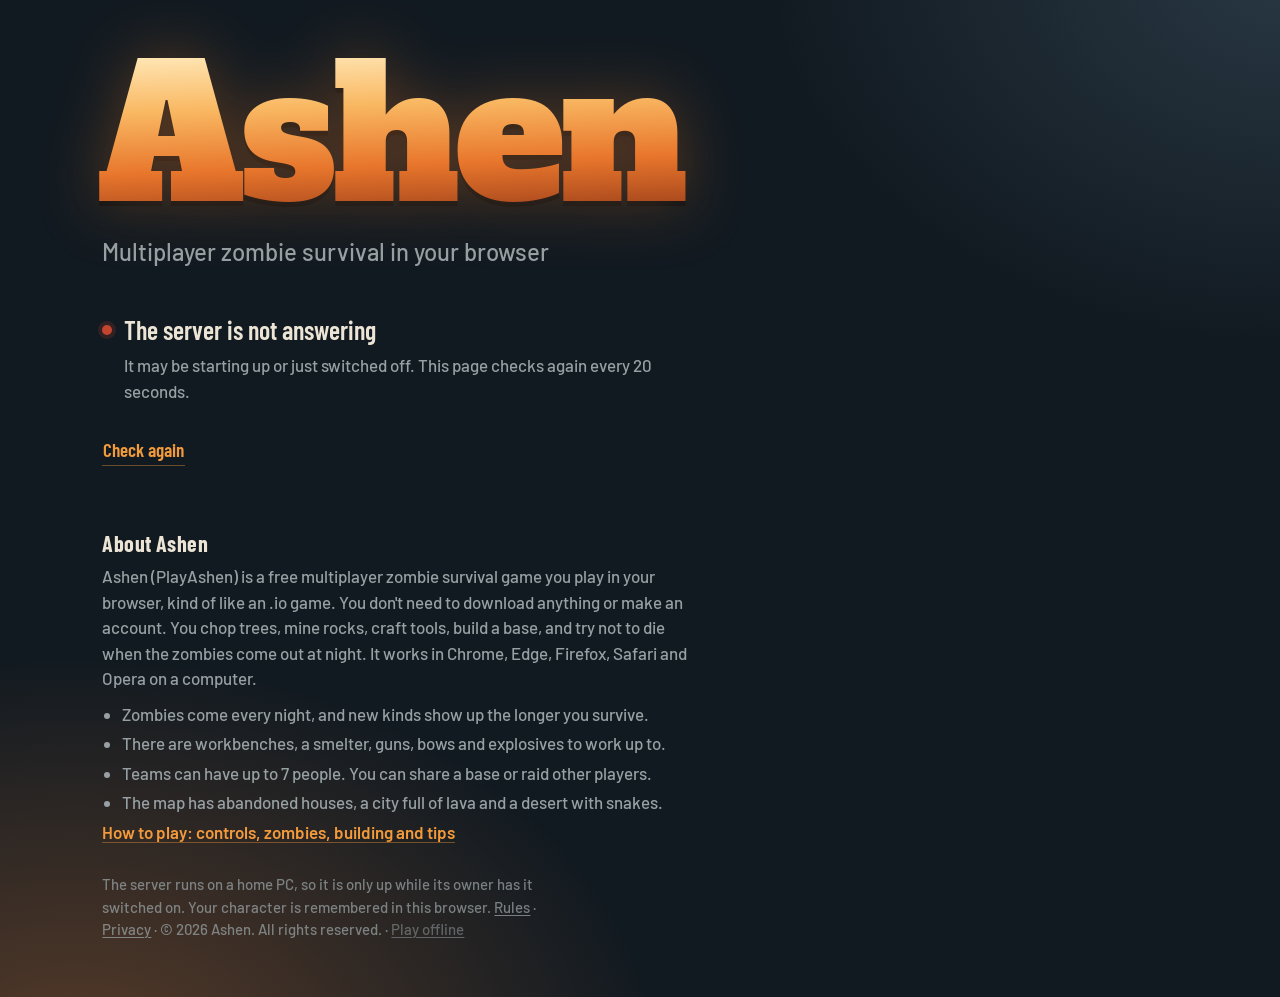
<file: index.html>
<!doctype html>
<html lang="en">
<head>
<meta charset="utf-8">
<meta name="viewport" content="width=device-width,initial-scale=1">
<title>PlayAshen – Free Multiplayer Zombie Survival Game in Your Browser</title>
<meta name="description" content="Ashen is a free multiplayer zombie survival game you play in your browser, no download or account. Gather, craft, build a base, team up with friends and survive the night.">
<meta name="robots" content="index, follow, max-image-preview:large">
<link rel="canonical" href="https://playashen.github.io/">
<link rel="manifest" href="manifest.webmanifest">
<link rel="icon" type="image/png" sizes="192x192" href="icon-192.png">
<link rel="icon" type="image/svg+xml" href="icon.svg">
<link rel="apple-touch-icon" href="icon-192.png">
<meta name="application-name" content="Ashen">
<meta name="apple-mobile-web-app-title" content="Ashen">
<!-- the picture shown when the link is shared (Discord, Reddit, X, WhatsApp, iMessage...): 1200 x 630 -->
<meta property="og:image" content="https://playashen.github.io/og-card.jpg">
<meta property="og:image:width" content="1200">
<meta property="og:image:height" content="630">
<meta property="og:image:alt" content="Ashen: a player by a campfire at night. Free multiplayer survival in your browser.">
<meta property="og:type" content="website">
<meta property="og:locale" content="en_US">
<meta property="og:site_name" content="PlayAshen">
<meta property="og:title" content="Ashen – Free Multiplayer Zombie Survival in Your Browser">
<meta property="og:description" content="Gather, craft, build a base, team up with friends and survive the zombie nights. Free, in your browser, no download.">
<meta property="og:url" content="https://playashen.github.io/">
<meta name="twitter:card" content="summary_large_image">
<meta name="twitter:title" content="Ashen – Free Multiplayer Zombie Survival in Your Browser">
<meta name="twitter:description" content="Gather, craft, build a base, team up with friends and survive the zombie nights. Free, no download.">
<meta name="twitter:image" content="https://playashen.github.io/og-card.jpg">
<meta name="theme-color" content="#121a21">
<script type="application/ld+json">{"@context":"https://schema.org","@type":"VideoGame","name":"Ashen","alternateName":["PlayAshen","Play Ashen"],"url":"https://playashen.github.io/","image":"https://playashen.github.io/og-card.jpg","thumbnailUrl":"https://playashen.github.io/icon-512.png","description":"A free multiplayer zombie survival game you play in your browser. Gather, craft, build a base, team up with friends and survive the zombie nights.","genre":["Survival","Multiplayer","Sandbox","Zombie","Crafting"],"keywords":"survival game, zombie game, multiplayer browser game, io game, crafting, base building, free online game","gamePlatform":"Web browser","playMode":["MultiPlayer","CoOp"],"numberOfPlayers":{"@type":"QuantitativeValue","minValue":1,"maxValue":60},"applicationCategory":"Game","operatingSystem":"Any (web browser)","inLanguage":"en","isAccessibleForFree":true,"offers":{"@type":"Offer","price":"0","priceCurrency":"USD"}}</script>
<link rel="stylesheet" href="fonts.css">
<style>
/* The front door to Ashen. This page never changes address; it finds where the game server is right now and sends you there.
   Same look as the game's home screen: a clearing at night, a campfire off the bottom-left, the moon at the top-right. */
:root{--night:#121a21;--ash:#97a0a3;--bone:#ece5d5;--ember:#f39a3b;--ember-lo:#9a4a17;--cinder:#c4452e;--lichen:#a3b886}
*{box-sizing:border-box}
html,body{min-height:100%;margin:0}
body{display:flex;align-items:center;background:
  radial-gradient(ellipse 65% 60% at 6% 108%,rgba(255,140,60,.3),transparent 70%),
  radial-gradient(ellipse 60% 55% at 102% -4%,rgba(90,122,144,.32),transparent 70%),var(--night);
  color:var(--bone);font:500 18px/1.5 'Barlow',system-ui,sans-serif;-webkit-font-smoothing:antialiased}
main{width:100%;max-width:820px;padding:56px clamp(20px,8vw,120px)}
h1{margin:0 0 0 -.05em;font:400 clamp(92px,19vw,184px)/.88 'Alfa Slab One',Georgia,serif;letter-spacing:-.025em}
h1 span{display:inline-block;padding:0 4px 10px;background:linear-gradient(178deg,#ffe8b8 0%,#f9b862 30%,#e8762c 62%,#8a3216 100%);-webkit-background-clip:text;background-clip:text;color:transparent;filter:drop-shadow(0 0 30px rgba(243,130,48,.32)) drop-shadow(0 5px 0 rgba(6,9,12,.55))}
.tag{margin:6px 0 44px;color:var(--ash);font-size:clamp(19px,2.6vw,24px)}
.status{display:flex;align-items:center;gap:12px;font:600 clamp(22px,3vw,26px)/1.2 'Barlow Condensed',sans-serif}
.dot{flex:none;width:10px;height:10px;border-radius:50%;background:var(--ash)}
.dot.wait{animation:pulse 1.1s ease-in-out infinite}
.dot.ok{background:var(--lichen);box-shadow:0 0 0 4px rgba(163,184,134,.16)}
.dot.bad{background:var(--cinder);box-shadow:0 0 0 4px rgba(196,69,46,.18)}
@keyframes pulse{50%{opacity:.25}}
.sub{margin:8px 0 0 22px;color:var(--ash);font-size:17px;max-width:54ch}
.actions{display:flex;flex-wrap:wrap;align-items:center;gap:18px;margin-top:30px}
.go{display:inline-flex;align-items:center;justify-content:center;height:64px;min-width:220px;padding:0 34px;border-radius:12px;
  background:linear-gradient(180deg,#f8ae50,#ef9233);color:#2b1406;text-decoration:none;font:400 30px/1 'Alfa Slab One',Georgia,serif;
  box-shadow:0 5px 0 var(--ember-lo),0 22px 44px -16px rgba(243,130,48,.6),inset 0 1px 0 rgba(255,236,200,.65)}
.go:hover{background:linear-gradient(180deg,#ffbb62,#f59c3c)}
.go:active{transform:translateY(4px);box-shadow:0 1px 0 var(--ember-lo),inset 0 1px 0 rgba(255,236,200,.65)}
.retry{font:600 19px 'Barlow Condensed',sans-serif;color:var(--ember);background:none;border:0;border-bottom:1px solid rgba(243,154,59,.4);padding:4px 1px;cursor:pointer}
.retry:hover{color:#ffd28a;border-bottom-color:#ffd28a}
.go:focus-visible,.retry:focus-visible{outline:2px solid #ffd28a;outline-offset:4px}
[hidden]{display:none!important}
.about{margin:64px 0 0;max-width:60ch;color:var(--ash);font-size:17px}
.about h2{margin:0 0 8px;color:var(--bone);font:700 22px/1.2 'Barlow Condensed',sans-serif;letter-spacing:.02em}
.about p{margin:0 0 10px}
.about ul{margin:0;padding-left:20px}
.about li{margin:4px 0}
.about b{color:var(--bone);font-weight:600}
.more{margin:16px 0 0}
.more a{color:var(--ember);font-weight:600;text-decoration:none;border-bottom:1px solid rgba(243,154,59,.4)}
.more a:hover{color:#ffd28a;border-bottom-color:#ffd28a}
.foot a{color:inherit;text-underline-offset:2px}
.foot a:hover{color:var(--bone)}
.foot{margin:28px 0 0;color:rgba(151,160,163,.75);font-size:15px;max-width:58ch}
@media (prefers-reduced-motion:reduce){.dot.wait{animation:none}}
.offl{font:inherit;color:inherit;background:none;border:0;padding:0;text-decoration:underline;text-underline-offset:2px;cursor:pointer;opacity:.7}
.offl:hover{color:var(--bone);opacity:1}
#offDlg{width:min(520px,calc(100vw - 32px));padding:26px 26px 22px;border:1px solid rgba(236,229,213,.14);border-radius:14px;background:#17212a;color:var(--bone);box-shadow:0 30px 80px -20px rgba(0,0,0,.7)}
#offDlg::backdrop{background:rgba(6,9,12,.72)}
#offDlg h2{margin:0 0 10px;font:700 26px/1.1 'Barlow Condensed',sans-serif;letter-spacing:.01em}
#offDlg p{margin:0 0 12px;color:var(--ash);font-size:16px;line-height:1.45}
#offDlg a{color:var(--ember);font-weight:600}
.osl{display:grid;grid-template-columns:1fr auto;gap:2px 12px;margin:14px 0 0;font:600 17px/1.2 'Barlow Condensed',sans-serif}
.osl output{color:var(--ember);text-align:right}
.osl input{grid-column:1/-1;width:100%;accent-color:var(--ember);margin:4px 0 0}
.osl small{grid-column:1/-1;display:flex;justify-content:space-between;color:rgba(151,160,163,.8);font:500 13px 'Barlow',sans-serif}
.orow{display:flex;flex-wrap:wrap;align-items:center;gap:14px;margin-top:22px}
.ogo{height:46px;padding:0 22px;border:0;border-radius:10px;background:linear-gradient(180deg,#f8ae50,#ef9233);color:#2b1406;font:400 20px/1 'Alfa Slab One',Georgia,serif;cursor:pointer;box-shadow:0 4px 0 var(--ember-lo)}
.ogo:active{transform:translateY(3px);box-shadow:0 1px 0 var(--ember-lo)}
.olnk{font:600 17px 'Barlow Condensed',sans-serif;color:var(--ash);background:none;border:0;border-bottom:1px solid rgba(151,160,163,.4);padding:3px 1px;cursor:pointer}
.olnk:hover{color:var(--bone)}
.olnk.warn{color:#e58f7a;border-bottom-color:rgba(229,143,122,.4);margin-left:auto}
#offFrame{position:fixed;inset:0;width:100%;height:100%;border:0;background:#121a21;z-index:10}
</style>
</head>
<body>
<main>
  <h1><span>Ashen</span></h1>
  <p class="tag">Multiplayer zombie survival in your browser</p>

  <div class="status" role="status" aria-live="polite"><i class="dot wait" id="dot" aria-hidden="true"></i><span id="msg">Finding the server…</span></div>
  <p class="sub" id="sub"></p>
  <div class="actions">
    <a class="go" id="go" href="#" hidden>Play</a>
    <button class="retry" id="retry" type="button" hidden>Check again</button>
  </div>

  <section class="about" aria-labelledby="about-h">
    <h2 id="about-h">About Ashen</h2>
    <p>Ashen (PlayAshen) is a free multiplayer zombie survival game you play in your browser, kind of like an .io game. You don't need to download anything or make an account. You chop trees, mine rocks, craft tools, build a base, and try not to die when the zombies come out at night. It works in Chrome, Edge, Firefox, Safari and Opera on a computer.</p>
    <ul>
      <li>Zombies come every night, and new kinds show up the longer you survive.</li>
      <li>There are workbenches, a smelter, guns, bows and explosives to work up to.</li>
      <li>Teams can have up to 7 people. You can share a base or raid other players.</li>
      <li>The map has abandoned houses, a city full of lava and a desert with snakes.</li>
    </ul>
    <p class="more"><a href="guide.html">How to play: controls, zombies, building and tips</a></p>
  </section>

  <p class="foot">The server runs on a home PC, so it is only up while its owner has it switched on. Your character is remembered in this browser. <a href="rules.html">Rules</a> · <a href="privacy.html">Privacy</a> · © 2026 Ashen. All rights reserved. · <button type="button" class="offl" id="offl">Play offline</button></p>
</main>
<dialog id="offDlg" aria-labelledby="offH">
  <h2 id="offH">Play offline</h2>
  <p>Offline mode is a backup for when the online server is down. The game runs right here in your browser, with bots instead of real players, and your offline world is kept only in this browser. We suggest going back to the online game whenever it is up.</p>
  <p>If something isn't working, join our <a href="https://discord.gg/AM4NHkZPKM" target="_blank" rel="noopener">Discord</a> and send us a message, or email Ashen support.</p>
  <label class="osl">Bots <output id="oBv"></output><input type="range" id="oB" min="0" max="30" step="1"><small><span>None</span><span>30</span></small></label>
  <label class="osl">Bot weapons <output id="oWv"></output><input type="range" id="oW" min="0" max="100" step="1"><small><span>Melee only</span><span>The best guns, early</span></small></label>
  <label class="osl">Bot aim <output id="oAv"></output><input type="range" id="oA" min="0" max="100" step="1"><small><span>Wild</span><span>Sharp</span></small></label>
  <label class="osl">Bot aggression <output id="oGv"></output><input type="range" id="oG" min="0" max="100" step="1"><small><span>Peaceful</span><span>Ruthless</span></small></label>
  <div class="orow"><button type="button" class="ogo" id="oGo">Start offline</button><button type="button" class="olnk" id="oBack">Back to online</button><button type="button" class="olnk warn" id="oNew">New world</button></div>
</dialog>
<script>
'use strict';
const $ = id => document.getElementById(id);
const local = /^(localhost|127\.0\.0\.1)$/.test(location.hostname);   // testing the page on the PC that runs the server
// where the current link is kept: this site's own link.json, and the same file through GitHub's API (which is never stale)
const owner = location.hostname.endsWith('.github.io') ? location.hostname.split('.')[0] : null;
const repo = owner && (location.pathname.split('/')[1] || `${owner}.github.io`);
const API = owner ? `https://api.github.com/repos/${owner}/${repo}/contents/link.json` : null;
const SAFE = local ? /^https?:\/\/(127\.0\.0\.1|localhost)(:\d+)?$|^https:\/\/[a-z0-9-]+\.trycloudflare\.com$/ : /^https:\/\/[a-z0-9-]+\.trycloudflare\.com$/;   // the only places this page will send you

// Your character: the server knows you by a secret key. The game's address changes whenever the server restarts, so this page
// keeps your key and hands it to the game every time. Without it you would start over after every restart.
const KEY = 'ashen-player-key';
// someone who has played before goes straight into the game; a first-time visitor (or a search engine) stays on this page and
// presses Play, so they can read what the game is, and search engines see a page instead of a jump to a changing address
let returning = false; try { returning = !!localStorage.getItem(KEY); } catch (e) {}
// where this visitor came from, for the server's play statistics: just a site name (reddit.com) or a tag you put on your own
// links (playashen.github.io/?ref=tiktok). Nothing else about the visit is recorded, and nothing is sent until they press Play.
const REF = (() => {
  const tag = (new URLSearchParams(location.search).get('ref') || '').toLowerCase();
  if (/^[a-z0-9_-]{1,40}$/.test(tag)) return tag;
  try { const h = new URL(document.referrer).hostname.replace(/^www\./, ''); if (h && h !== location.hostname && /^[a-z0-9.-]{1,60}$/.test(h)) return h; } catch (e) {}
  return '';
})();
const gameLink = base => base.replace(/\/?$/, '/') + '#t=' + playerKey() + (REF ? '&r=' + REF : '');
function playerKey(){
  let k = null; try { k = localStorage.getItem(KEY); } catch (e) {}
  if (!k || !/^[A-Za-z0-9_-]{43}$/.test(k)){
    const b = crypto.getRandomValues(new Uint8Array(32));
    k = btoa(String.fromCharCode(...b)).replace(/\+/g, '-').replace(/\//g, '_').replace(/=+$/, '');
    try { localStorage.setItem(KEY, k); } catch (e) {}
  }
  return k;
}

const show = (state, msg, sub) => { $('dot').className = 'dot ' + state; $('msg').textContent = msg; $('sub').textContent = sub || ''; };
const ago = t => { const s = Math.max(0, (Date.now() - t)/1000); if (s < 90) return 'a minute ago'; if (s < 3600) return Math.round(s/60) + ' minutes ago'; if (s < 172800) return Math.round(s/3600) + ' hours ago'; return Math.round(s/86400) + ' days ago'; };
const withTimeout = (p, ms) => Promise.race([p, new Promise((_, no) => setTimeout(() => no(new Error('timeout')), ms))]);

async function readLink(){
  const tries = [];
  if (API) tries.push(() => fetch(API, { headers: { Accept: 'application/vnd.github.raw+json' }, cache: 'no-store' }));
  tries.push(() => fetch('link.json?t=' + Date.now(), { cache: 'no-store' }));
  for (const t of tries){
    try { const r = await withTimeout(t(), 8000); if (r.ok) return await r.json(); } catch (e) {}
  }
  return null;
}

let timer = null, jump = null, offline = /^#offline$/i.test(location.hash);
async function check(){
  clearTimeout(timer); $('retry').hidden = true;
  show('wait', 'Finding the server…');
  const info = await readLink();
  if (!info){ return later('bad', 'Could not look up the server', 'Check your internet connection. This page tries again by itself.'); }
  const url = typeof info.url === 'string' ? info.url.replace(/\/+$/, '') : '';
  const when = Date.parse(info.at);
  if (!info.online || !SAFE.test(url)) return later('bad', 'The server is offline', Number.isFinite(when) ? `It was last switched off ${ago(when)}. This page checks again every 20 seconds.` : 'This page checks again every 20 seconds.');
  let st = null;
  try { const r = await withTimeout(fetch(url + '/status', { cache: 'no-store' }), 8000); if (r.ok) st = await r.json(); } catch (e) {}
  if (!st) return later('bad', 'The server is not answering', 'It may be starting up or just switched off. This page checks again every 20 seconds.');
  const n = st.online | 0, max = st.max | 0, full = max && n >= max;
  $('go').href = url + '/'; $('go').hidden = false;   // the key is only made (and added) when they actually press Play
  if (full) return later('bad', `The server is full (${n} of ${max})`, 'Someone has to leave first. This page checks again every 20 seconds.', true);
  const head = n ? `${n} of ${max} survivors online` : `The server is up. Room for ${max}.`;
  if (!returning){ show('ok', head, 'Press Play to join. No download or account needed.'); timer = setTimeout(check, 60000); return; }
  if (offline) return;
  show('ok', head, 'Taking you there…');
  jump = setTimeout(() => { if (!offline) location.replace(gameLink(url)); }, 900);
}
$('go').addEventListener('click', e => { const h = $('go').getAttribute('href'); if (!h || h === '#') return; e.preventDefault(); location.assign(gameLink(h)); });
function later(state, msg, sub, keepPlay){
  show(state, msg, sub); $('retry').hidden = false; if (!keepPlay) $('go').hidden = true;
  timer = setTimeout(check, 20000);
}
$('retry').addEventListener('click', check);
check();

// ---- offline mode: the game and its server run in this page (bots instead of players). Settings kept in this browser.
const OFF_KEY = 'ashen-offline-settings', dlg = $('offDlg');
const SL = [['oB', 'b', 10, v => v === 0 ? 'none' : String(v)], ['oW', 'w', 50, v => v < 12 ? 'melee only' : v < 40 ? 'few guns' : v < 65 ? 'normal' : v < 88 ? 'well armed' : 'best guns'],
  ['oA', 'a', 50, v => v < 20 ? 'wild' : v < 40 ? 'shaky' : v < 65 ? 'normal' : v < 85 ? 'good' : 'sharp'], ['oG', 'g', 50, v => v < 20 ? 'peaceful' : v < 40 ? 'calm' : v < 65 ? 'normal' : v < 85 ? 'hostile' : 'ruthless']];
let offSet = {}; try { offSet = JSON.parse(localStorage.getItem(OFF_KEY) || '{}') || {}; } catch (e) {}
for (const [id, k, d, label] of SL){ const el = $(id), out = $(id + 'v'); el.value = Number.isFinite(offSet[k]) ? offSet[k] : d; const upd = () => { out.textContent = label(+el.value); }; el.addEventListener('input', upd); upd(); }
function openOffline(){ offline = true; clearTimeout(jump); clearTimeout(timer); if (!dlg.open) dlg.showModal(); }
$('offl').addEventListener('click', openOffline);
$('oBack').addEventListener('click', () => { dlg.close(); offline = false; history.replaceState(null, '', location.pathname + location.search); check(); });
$('oNew').addEventListener('click', e => {
  const b = e.currentTarget; if (!b.dataset.sure){ b.dataset.sure = '1'; b.textContent = 'Delete the offline world?'; setTimeout(() => { delete b.dataset.sure; b.textContent = 'New world'; }, 4000); return; }
  delete b.dataset.sure; b.textContent = 'Deleting…';
  const done = t => { b.textContent = t; setTimeout(() => { b.textContent = 'New world'; }, 2500); };
  try { const r = indexedDB.deleteDatabase('ashen-offline'); r.onsuccess = () => done('Deleted: a fresh world next time'); r.onerror = r.onblocked = () => done('Could not delete it'); } catch (err){ done('Could not delete it'); }
});
$('oGo').addEventListener('click', () => {
  const v = {}; for (const [id, k] of SL) v[k] = +$(id).value; try { localStorage.setItem(OFF_KEY, JSON.stringify(v)); } catch (e) {}
  offline = true; clearTimeout(jump); clearTimeout(timer); dlg.close();
  const f = document.createElement('iframe'); f.id = 'offFrame'; f.title = 'Ashen (offline)'; f.allow = 'autoplay; fullscreen';
  f.src = 'play-offline.html#' + new URLSearchParams(Object.entries(v).map(([k, x]) => [k, String(x)])).toString();
  document.body.appendChild(f); document.querySelector('main').hidden = true; document.title = 'Ashen (offline)';
  f.addEventListener('load', () => { try { f.contentWindow.focus(); } catch (e) {} });
});
if (offline) openOffline();
</script>
</body>
</html>
</file>
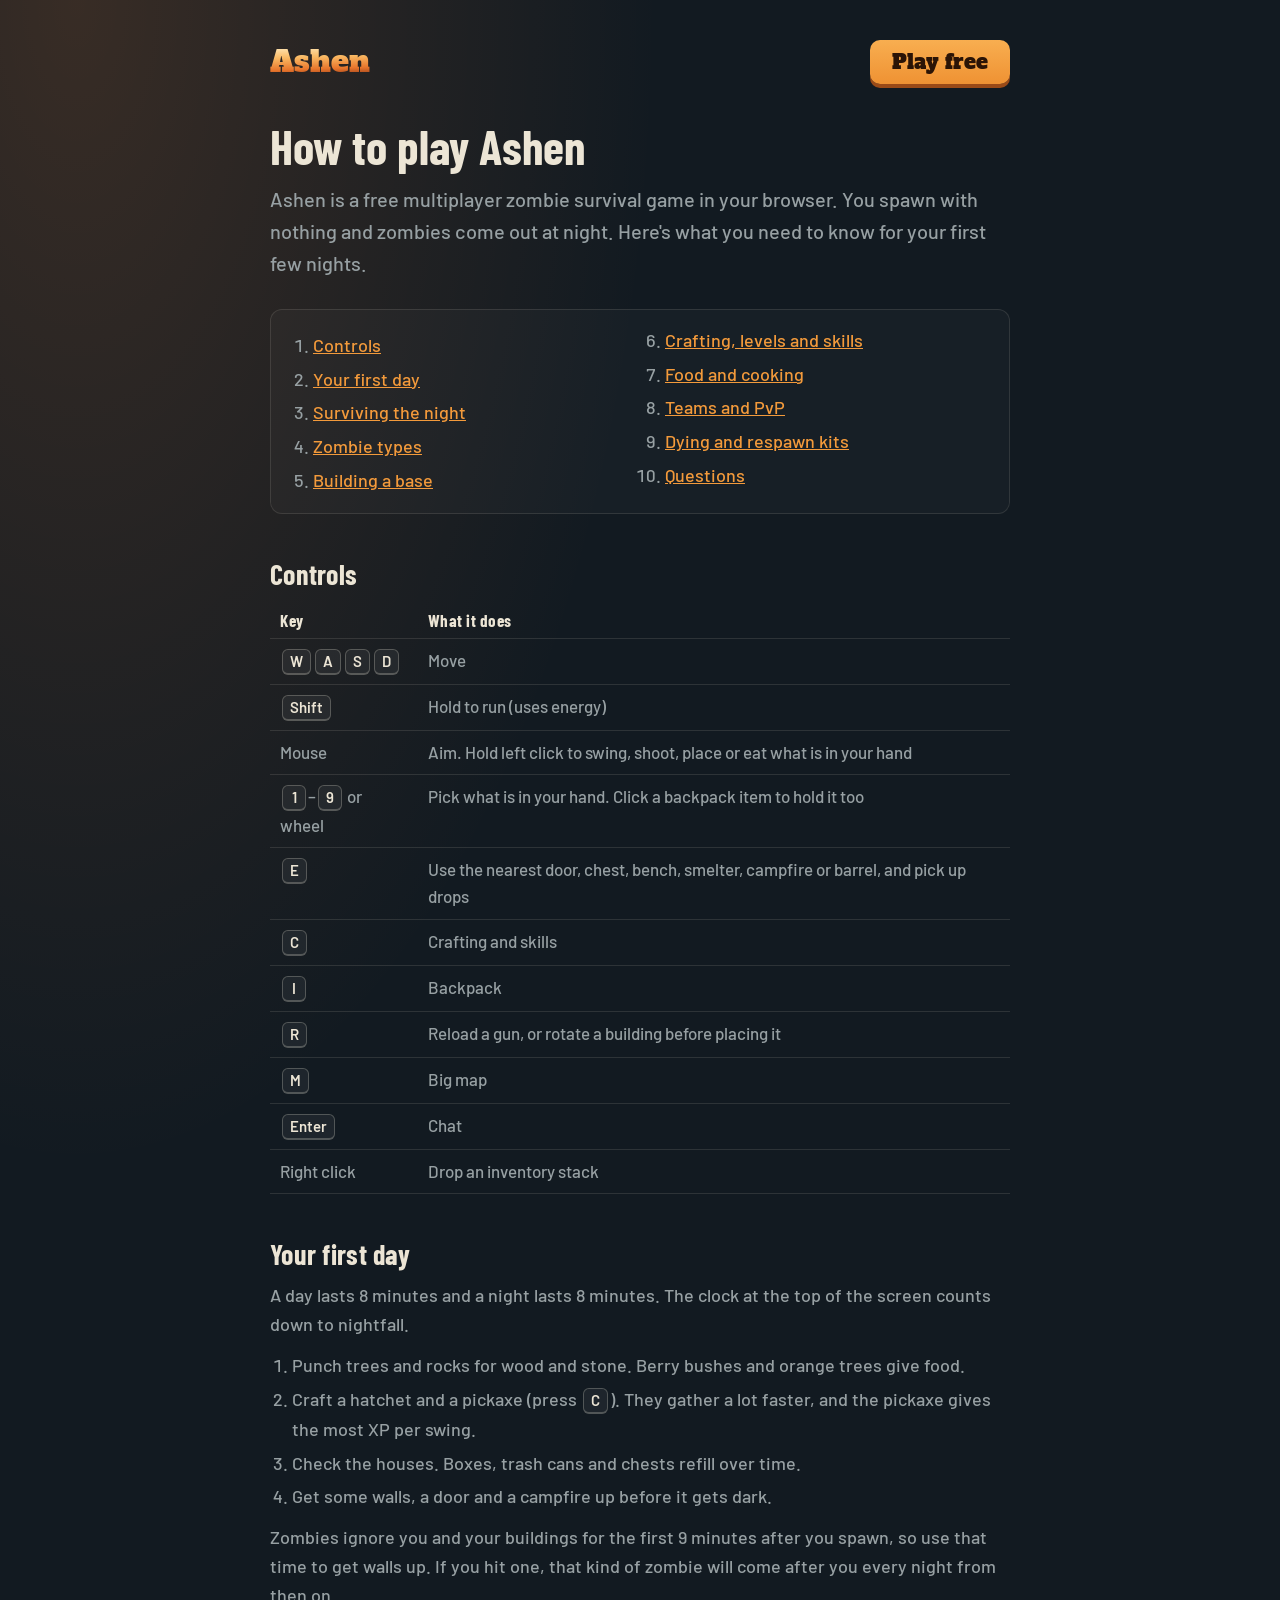
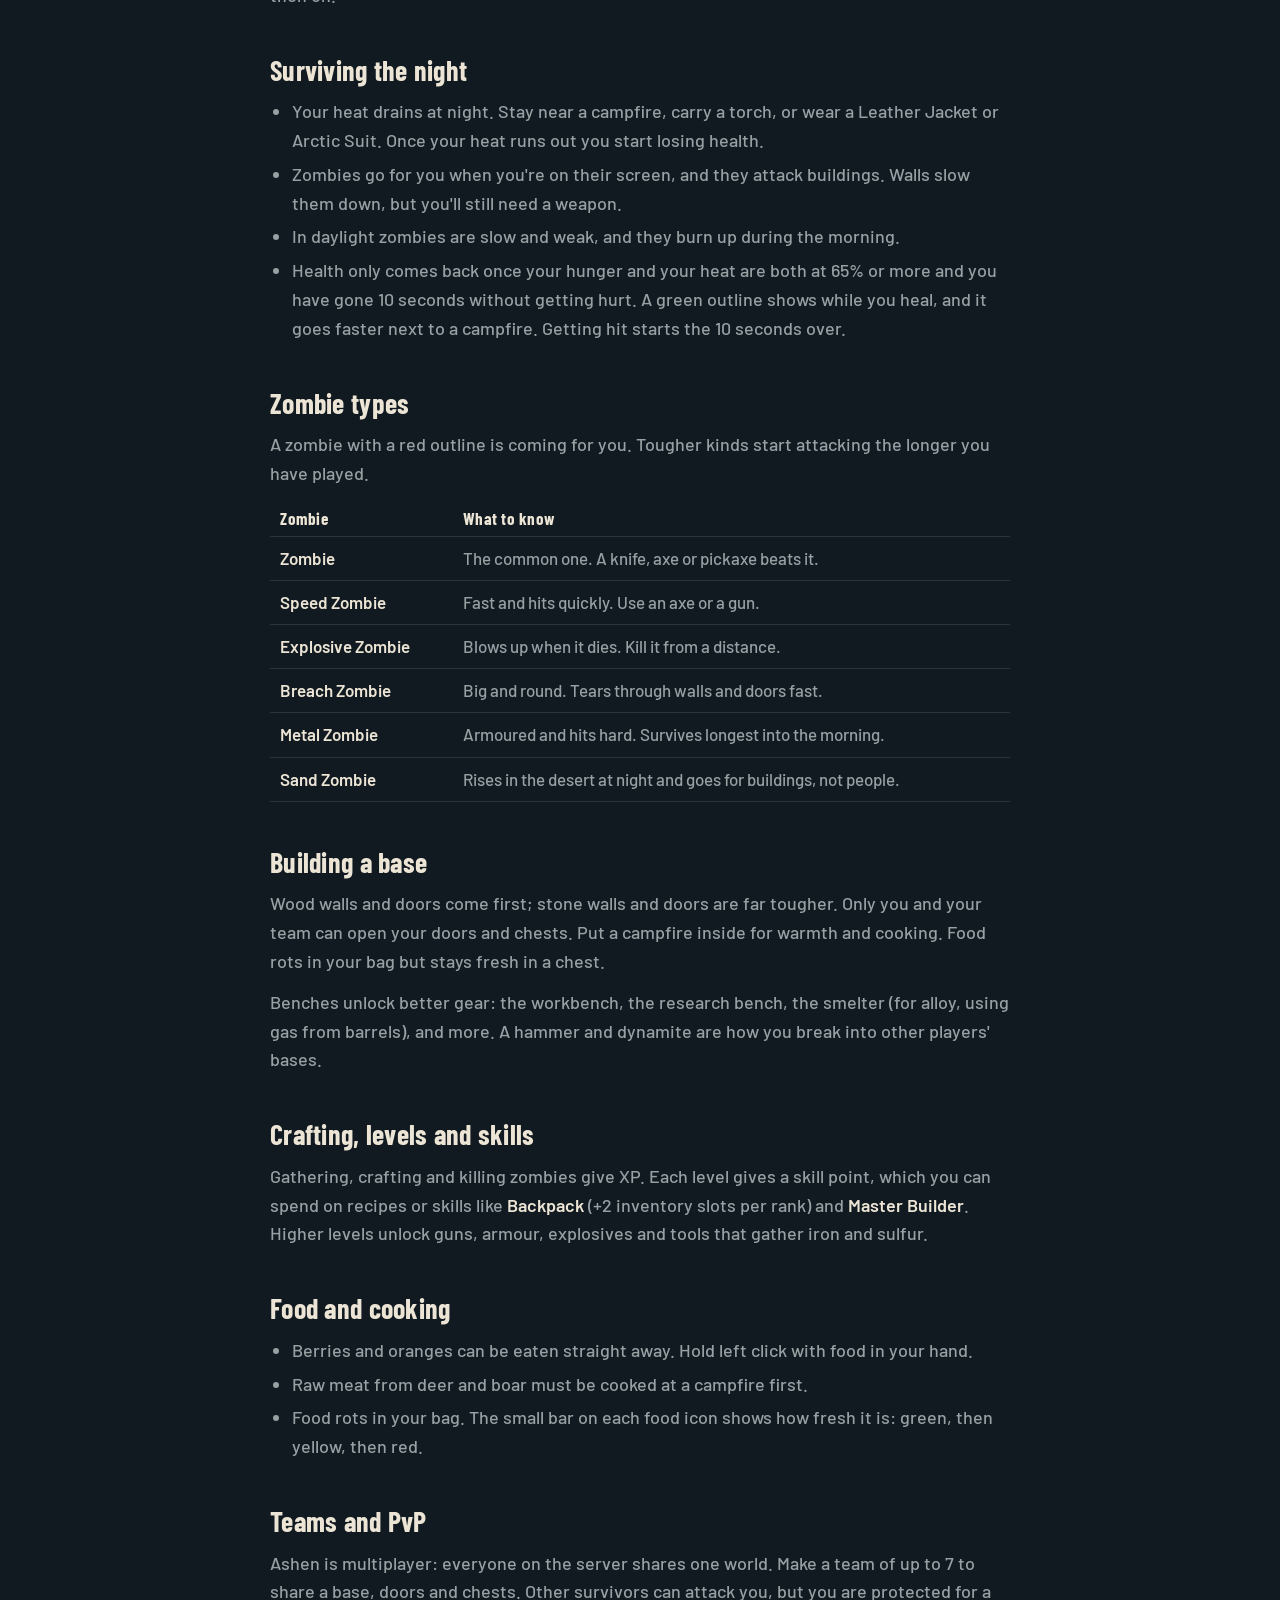
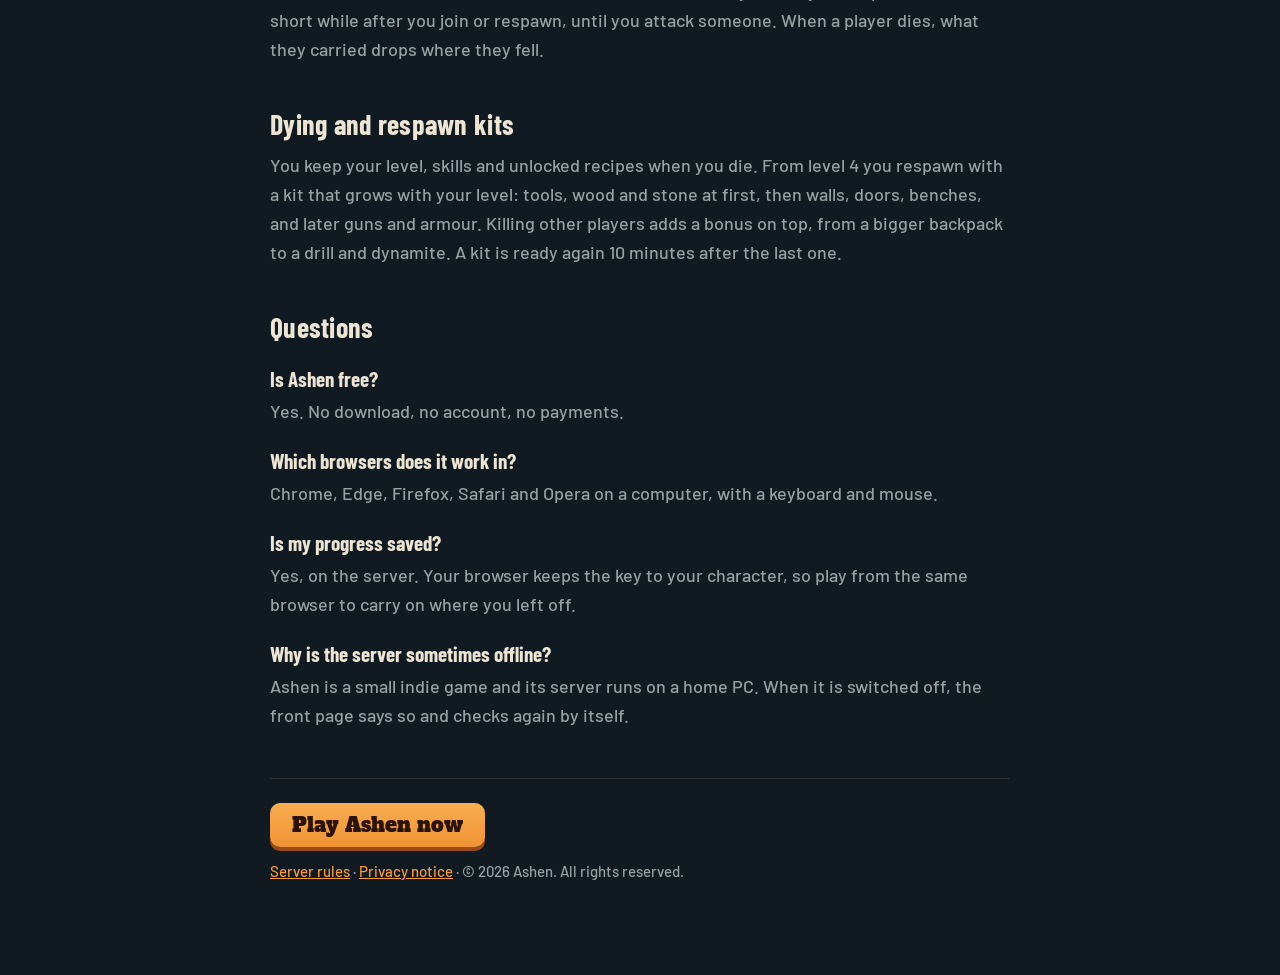
<file: guide.html>
<!doctype html>
<html lang="en">
<head>
<meta charset="utf-8">
<meta name="viewport" content="width=device-width,initial-scale=1">
<title>How to Play Ashen – Controls, Zombies, Building and Survival Tips</title>
<meta name="description" content="A beginner's guide to Ashen, the free multiplayer zombie survival browser game: controls, your first day, surviving the night, every zombie type, building a base, teams and PvP.">
<meta name="robots" content="index, follow, max-image-preview:large">
<link rel="canonical" href="https://playashen.github.io/guide.html">
<link rel="manifest" href="manifest.webmanifest">
<link rel="icon" type="image/png" sizes="192x192" href="icon-192.png">
<link rel="icon" type="image/svg+xml" href="icon.svg">
<link rel="apple-touch-icon" href="icon-192.png">
<meta property="og:image" content="https://playashen.github.io/og-card.jpg">
<meta property="og:image:width" content="1200">
<meta property="og:image:height" content="630">
<meta property="og:type" content="article">
<meta property="og:site_name" content="PlayAshen">
<meta property="og:title" content="How to Play Ashen – Zombie Survival Guide">
<meta property="og:description" content="Controls, your first day, surviving the night, every zombie type, building a base, teams and PvP.">
<meta property="og:url" content="https://playashen.github.io/guide.html">
<meta name="twitter:card" content="summary_large_image">
<meta name="twitter:image" content="https://playashen.github.io/og-card.jpg">
<meta name="theme-color" content="#121a21">
<script type="application/ld+json">{"@context":"https://schema.org","@type":"Article","headline":"How to Play Ashen – Controls, Zombies, Building and Survival Tips","about":{"@type":"VideoGame","name":"Ashen","url":"https://playashen.github.io/"},"image":"https://playashen.github.io/og-card.jpg","mainEntityOfPage":"https://playashen.github.io/guide.html","inLanguage":"en"}</script>
<script type="application/ld+json">{"@context":"https://schema.org","@type":"BreadcrumbList","itemListElement":[{"@type":"ListItem","position":1,"name":"PlayAshen","item":"https://playashen.github.io/"},{"@type":"ListItem","position":2,"name":"How to play","item":"https://playashen.github.io/guide.html"}]}</script>
<link rel="stylesheet" href="fonts.css">
<style>
:root{--night:#121a21;--ash:#97a0a3;--bone:#ece5d5;--ember:#f39a3b;--ember-lo:#9a4a17;--line:rgba(236,229,213,.12)}
*{box-sizing:border-box}
html,body{margin:0}
body{background:radial-gradient(ellipse 65% 40% at 6% 0%,rgba(255,140,60,.16),transparent 70%),var(--night);color:var(--ash);font:500 18px/1.6 'Barlow',system-ui,sans-serif;-webkit-font-smoothing:antialiased}
main{max-width:780px;margin:0 auto;padding:40px 20px 80px}
nav{display:flex;justify-content:space-between;align-items:center;gap:16px;margin-bottom:36px}
.brand{font:400 30px/1 'Alfa Slab One',Georgia,serif;text-decoration:none;background:linear-gradient(178deg,#ffe8b8,#f9b862 35%,#e8762c 70%,#8a3216);-webkit-background-clip:text;background-clip:text;color:transparent}
.play{display:inline-flex;align-items:center;height:44px;padding:0 22px;border-radius:10px;background:linear-gradient(180deg,#f8ae50,#ef9233);color:#2b1406;text-decoration:none;font:400 20px/1 'Alfa Slab One',Georgia,serif;box-shadow:0 4px 0 var(--ember-lo)}
.play:hover{background:linear-gradient(180deg,#ffbb62,#f59c3c)}
h1{margin:0 0 10px;color:var(--bone);font:700 clamp(34px,6vw,48px)/1.1 'Barlow Condensed',sans-serif}
.lede{margin:0 0 30px;font-size:20px}
h2{margin:44px 0 10px;color:var(--bone);font:700 28px/1.2 'Barlow Condensed',sans-serif;letter-spacing:.01em}
h3{margin:22px 0 6px;color:var(--bone);font:700 21px/1.2 'Barlow Condensed',sans-serif}
p{margin:0 0 12px}
b,strong{color:var(--bone);font-weight:600}
ul,ol{margin:0 0 12px;padding-left:22px}
li{margin:5px 0}
a{color:var(--ember)}
a:hover{color:#ffd28a}
.toc{padding:16px 20px;border:1px solid var(--line);border-radius:12px;background:rgba(255,255,255,.025)}
.toc ol{margin:0;columns:2;column-gap:28px}
@media (max-width:560px){.toc ol{columns:1}}
table{width:100%;border-collapse:collapse;margin:6px 0 14px;font-size:17px}
th,td{text-align:left;vertical-align:top;padding:8px 10px;border-bottom:1px solid var(--line)}
th{color:var(--bone);font:700 17px 'Barlow Condensed',sans-serif;letter-spacing:.03em}
kbd{display:inline-block;min-width:24px;padding:1px 7px;margin:1px 2px;border:1px solid rgba(236,229,213,.25);border-bottom-width:2px;border-radius:6px;background:rgba(255,255,255,.05);color:var(--bone);font:600 15px/1.4 'Barlow',sans-serif;text-align:center}
.end{margin-top:48px;padding-top:24px;border-top:1px solid var(--line)}
.play:focus-visible,a:focus-visible{outline:2px solid #ffd28a;outline-offset:3px}
</style>
</head>
<body>
<main>
  <nav><a class="brand" href="./">Ashen</a><a class="play" href="./">Play free</a></nav>

  <h1>How to play Ashen</h1>
  <p class="lede">Ashen is a free multiplayer zombie survival game in your browser. You spawn with nothing and zombies come out at night. Here's what you need to know for your first few nights.</p>

  <div class="toc"><ol>
    <li><a href="#controls">Controls</a></li>
    <li><a href="#first-day">Your first day</a></li>
    <li><a href="#night">Surviving the night</a></li>
    <li><a href="#zombies">Zombie types</a></li>
    <li><a href="#base">Building a base</a></li>
    <li><a href="#crafting">Crafting, levels and skills</a></li>
    <li><a href="#food">Food and cooking</a></li>
    <li><a href="#multiplayer">Teams and PvP</a></li>
    <li><a href="#dying">Dying and respawn kits</a></li>
    <li><a href="#faq">Questions</a></li>
  </ol></div>

  <h2 id="controls">Controls</h2>
  <table>
    <tr><th>Key</th><th>What it does</th></tr>
    <tr><td><kbd>W</kbd><kbd>A</kbd><kbd>S</kbd><kbd>D</kbd></td><td>Move</td></tr>
    <tr><td><kbd>Shift</kbd></td><td>Hold to run (uses energy)</td></tr>
    <tr><td>Mouse</td><td>Aim. Hold left click to swing, shoot, place or eat what is in your hand</td></tr>
    <tr><td><kbd>1</kbd>–<kbd>9</kbd> or wheel</td><td>Pick what is in your hand. Click a backpack item to hold it too</td></tr>
    <tr><td><kbd>E</kbd></td><td>Use the nearest door, chest, bench, smelter, campfire or barrel, and pick up drops</td></tr>
    <tr><td><kbd>C</kbd></td><td>Crafting and skills</td></tr>
    <tr><td><kbd>I</kbd></td><td>Backpack</td></tr>
    <tr><td><kbd>R</kbd></td><td>Reload a gun, or rotate a building before placing it</td></tr>
    <tr><td><kbd>M</kbd></td><td>Big map</td></tr>
    <tr><td><kbd>Enter</kbd></td><td>Chat</td></tr>
    <tr><td>Right click</td><td>Drop an inventory stack</td></tr>
  </table>

  <h2 id="first-day">Your first day</h2>
  <p>A day lasts 8 minutes and a night lasts 8 minutes. The clock at the top of the screen counts down to nightfall.</p>
  <ol>
    <li>Punch trees and rocks for wood and stone. Berry bushes and orange trees give food.</li>
    <li>Craft a hatchet and a pickaxe (press <kbd>C</kbd>). They gather a lot faster, and the pickaxe gives the most XP per swing.</li>
    <li>Check the houses. Boxes, trash cans and chests refill over time.</li>
    <li>Get some walls, a door and a campfire up before it gets dark.</li>
  </ol>
  <p>Zombies ignore you and your buildings for the first 9 minutes after you spawn, so use that time to get walls up. If you hit one, that kind of zombie will come after you every night from then on.</p>

  <h2 id="night">Surviving the night</h2>
  <ul>
    <li>Your heat drains at night. Stay near a campfire, carry a torch, or wear a Leather Jacket or Arctic Suit. Once your heat runs out you start losing health.</li>
    <li>Zombies go for you when you're on their screen, and they attack buildings. Walls slow them down, but you'll still need a weapon.</li>
    <li>In daylight zombies are slow and weak, and they burn up during the morning.</li>
    <li>Health only comes back once your hunger and your heat are both at 65% or more and you have gone 10 seconds without getting hurt. A green outline shows while you heal, and it goes faster next to a campfire. Getting hit starts the 10 seconds over.</li>
  </ul>

  <h2 id="zombies">Zombie types</h2>
  <p>A zombie with a red outline is coming for you. Tougher kinds start attacking the longer you have played.</p>
  <table>
    <tr><th>Zombie</th><th>What to know</th></tr>
    <tr><td><b>Zombie</b></td><td>The common one. A knife, axe or pickaxe beats it.</td></tr>
    <tr><td><b>Speed Zombie</b></td><td>Fast and hits quickly. Use an axe or a gun.</td></tr>
    <tr><td><b>Explosive Zombie</b></td><td>Blows up when it dies. Kill it from a distance.</td></tr>
    <tr><td><b>Breach Zombie</b></td><td>Big and round. Tears through walls and doors fast.</td></tr>
    <tr><td><b>Metal Zombie</b></td><td>Armoured and hits hard. Survives longest into the morning.</td></tr>
    <tr><td><b>Sand Zombie</b></td><td>Rises in the desert at night and goes for buildings, not people.</td></tr>
  </table>

  <h2 id="base">Building a base</h2>
  <p>Wood walls and doors come first; stone walls and doors are far tougher. Only you and your team can open your doors and chests. Put a campfire inside for warmth and cooking. Food rots in your bag but stays fresh in a chest.</p>
  <p>Benches unlock better gear: the workbench, the research bench, the smelter (for alloy, using gas from barrels), and more. A hammer and dynamite are how you break into other players' bases.</p>

  <h2 id="crafting">Crafting, levels and skills</h2>
  <p>Gathering, crafting and killing zombies give XP. Each level gives a skill point, which you can spend on recipes or skills like <b>Backpack</b> (+2 inventory slots per rank) and <b>Master Builder</b>. Higher levels unlock guns, armour, explosives and tools that gather iron and sulfur.</p>

  <h2 id="food">Food and cooking</h2>
  <ul>
    <li>Berries and oranges can be eaten straight away. Hold left click with food in your hand.</li>
    <li>Raw meat from deer and boar must be cooked at a campfire first.</li>
    <li>Food rots in your bag. The small bar on each food icon shows how fresh it is: green, then yellow, then red.</li>
  </ul>

  <h2 id="multiplayer">Teams and PvP</h2>
  <p>Ashen is multiplayer: everyone on the server shares one world. Make a team of up to 7 to share a base, doors and chests. Other survivors can attack you, but you are protected for a short while after you join or respawn, until you attack someone. When a player dies, what they carried drops where they fell.</p>

  <h2 id="dying">Dying and respawn kits</h2>
  <p>You keep your level, skills and unlocked recipes when you die. From level 4 you respawn with a kit that grows with your level: tools, wood and stone at first, then walls, doors, benches, and later guns and armour. Killing other players adds a bonus on top, from a bigger backpack to a drill and dynamite. A kit is ready again 10 minutes after the last one.</p>

  <h2 id="faq">Questions</h2>
  <h3>Is Ashen free?</h3>
  <p>Yes. No download, no account, no payments.</p>
  <h3>Which browsers does it work in?</h3>
  <p>Chrome, Edge, Firefox, Safari and Opera on a computer, with a keyboard and mouse.</p>
  <h3>Is my progress saved?</h3>
  <p>Yes, on the server. Your browser keeps the key to your character, so play from the same browser to carry on where you left off.</p>
  <h3>Why is the server sometimes offline?</h3>
  <p>Ashen is a small indie game and its server runs on a home PC. When it is switched off, the front page says so and checks again by itself.</p>

  <p class="end"><a class="play" href="./">Play Ashen now</a></p>
  <p style="font-size:15px"><a href="rules.html">Server rules</a> · <a href="privacy.html">Privacy notice</a> · © 2026 Ashen. All rights reserved.</p>
</main>
</body>
</html>
</file>
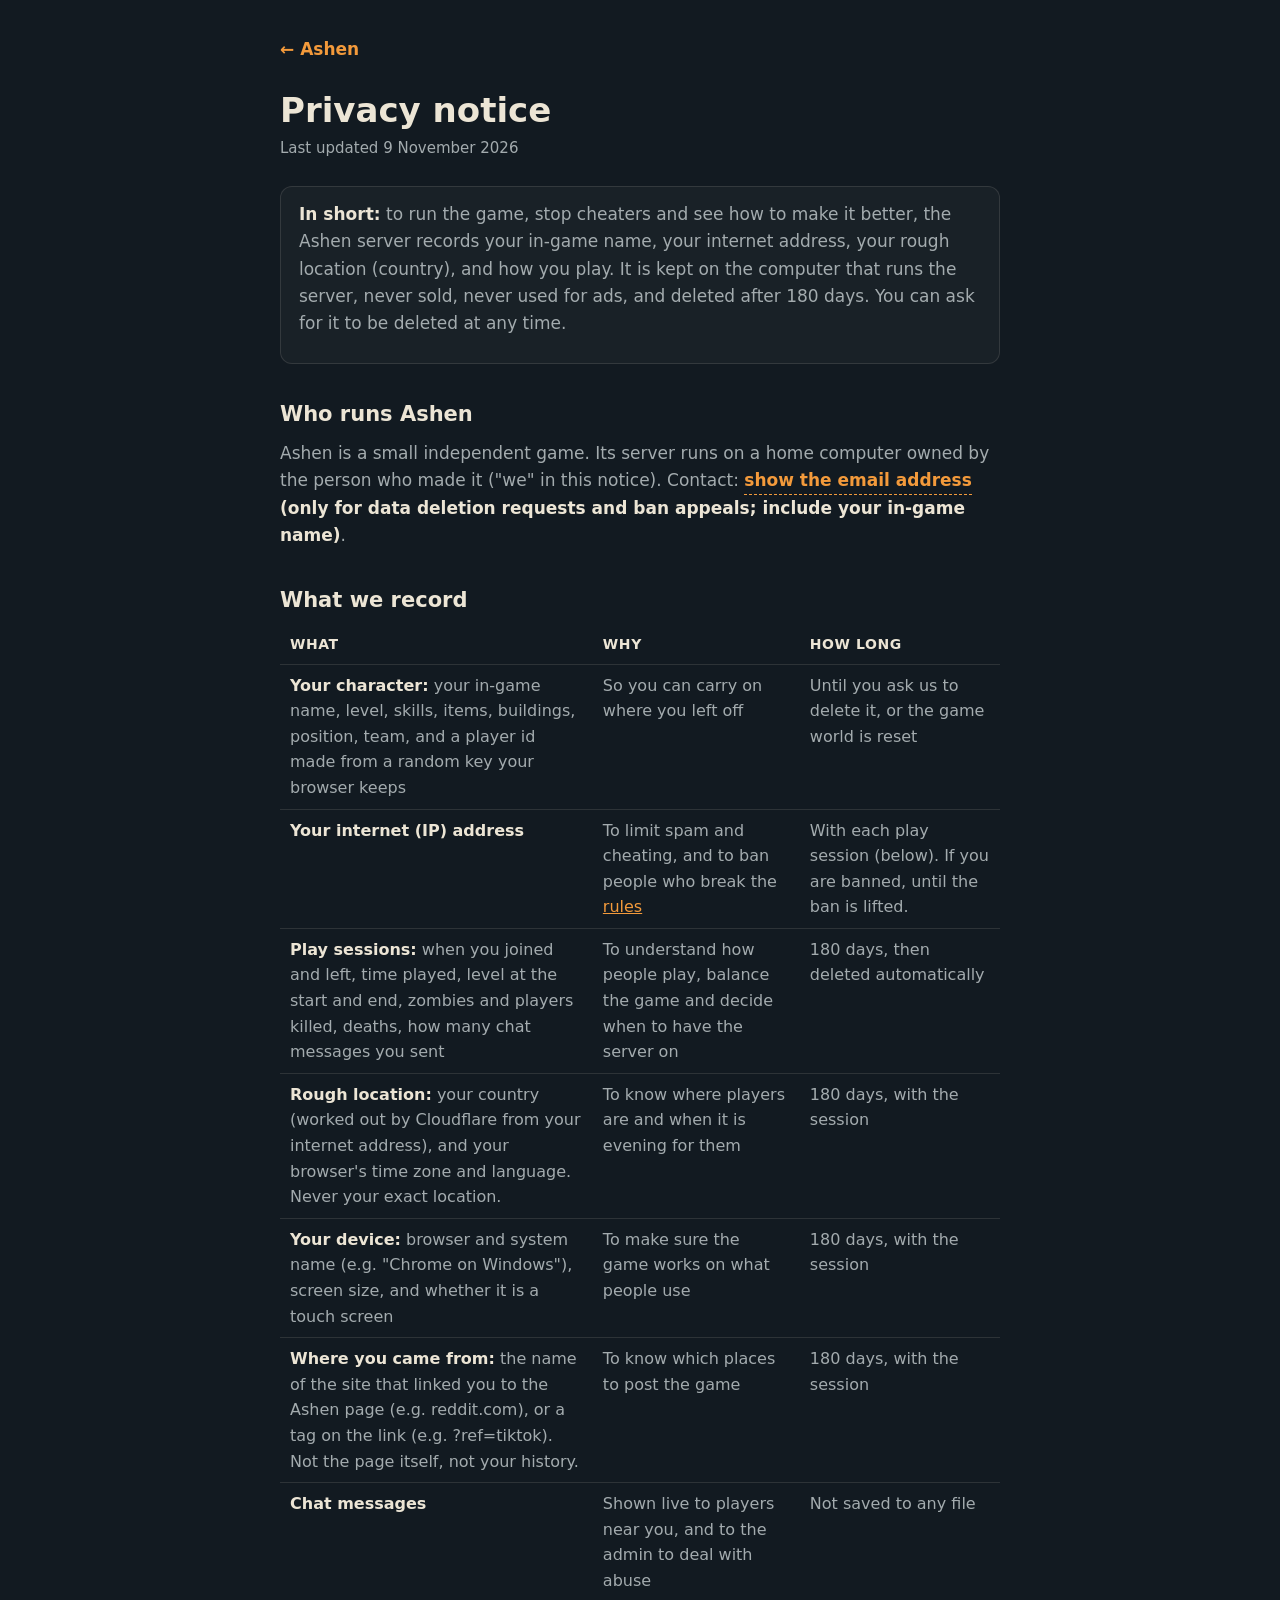
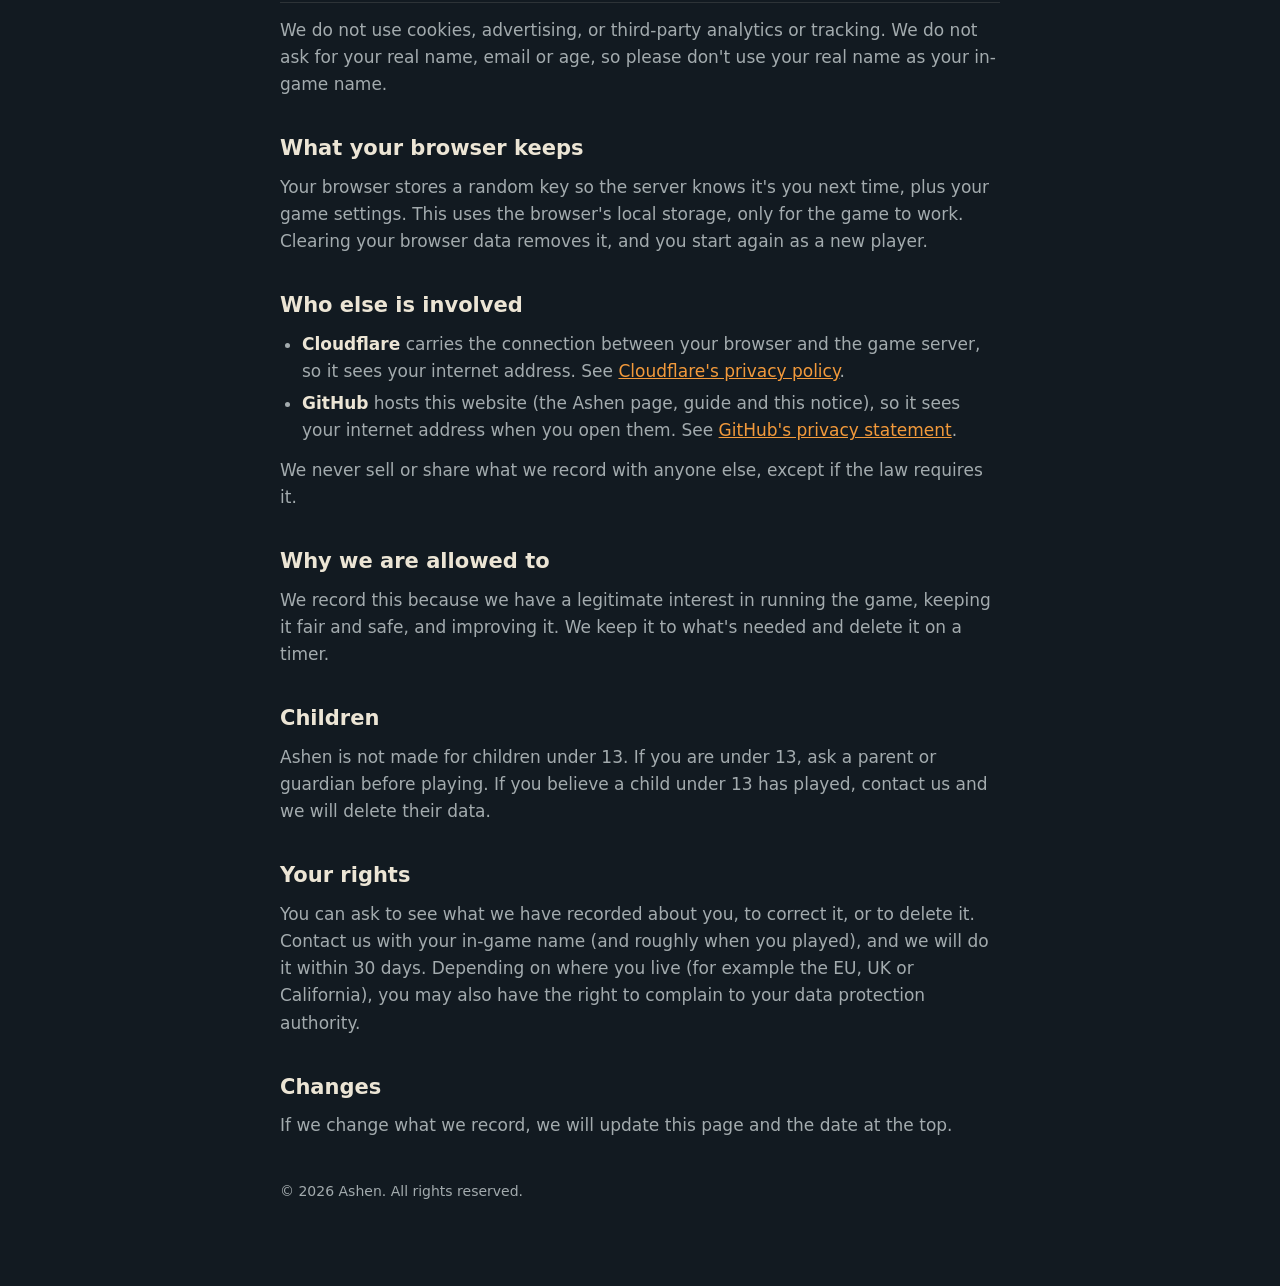
<file: privacy.html>
<!doctype html>
<html lang="en">
<head>
<meta charset="utf-8">
<meta name="viewport" content="width=device-width,initial-scale=1">
<title>Privacy Notice – Ashen</title>
<meta name="description" content="What the Ashen game server records about players, why, how long it is kept, and how to have it deleted.">
<meta name="robots" content="index, follow">
<link rel="canonical" href="https://playashen.github.io/privacy.html">
<link rel="icon" type="image/svg+xml" href="icon.svg">
<meta name="theme-color" content="#121a21">
<style>
:root{--night:#121a21;--ash:#a3abae;--bone:#ece5d5;--ember:#f39a3b;--line:rgba(236,229,213,.12)}
*{box-sizing:border-box}html,body{margin:0}
body{background:var(--night);color:var(--ash);font:500 17px/1.6 system-ui,-apple-system,'Segoe UI',sans-serif}
main{max-width:760px;margin:0 auto;padding:36px 20px 72px}
nav{margin-bottom:28px}nav a{color:var(--ember);font-weight:600;text-decoration:none}nav a:hover{color:#ffd28a}
h1{margin:0 0 6px;color:var(--bone);font-size:34px;line-height:1.15}
.upd{margin:0 0 26px;font-size:15px}
h2{margin:34px 0 8px;color:var(--bone);font-size:21px}
p{margin:0 0 12px}ul{margin:0 0 12px;padding-left:22px}li{margin:5px 0}
b,strong{color:var(--bone);font-weight:600}a{color:var(--ember)}a:hover{color:#ffd28a}
table{width:100%;border-collapse:collapse;margin:4px 0 14px;font-size:16px}
th,td{text-align:left;vertical-align:top;padding:8px 10px;border-bottom:1px solid var(--line)}th{color:var(--bone);font-size:14px;text-transform:uppercase;letter-spacing:.04em}
.box{padding:14px 18px;border:1px solid var(--line);border-radius:12px;background:rgba(255,255,255,.03)}
</style>
</head>
<body>
<main>
  <nav><a href="./">&larr; Ashen</a></nav>
  <h1>Privacy notice</h1>
  <p class="upd">Last updated 9 November 2026</p>

  <div class="box"><p><b>In short:</b> to run the game, stop cheaters and see how to make it better, the Ashen server records your in-game name, your internet address, your rough location (country), and how you play. It is kept on the computer that runs the server, never sold, never used for ads, and deleted after 180 days. You can ask for it to be deleted at any time.</p></div>

  <h2>Who runs Ashen</h2>
  <p>Ashen is a small independent game. Its server runs on a home computer owned by the person who made it ("we" in this notice). Contact: <b><button type="button" class="reveal" data-c="3735397436333b373d1a2e28352a2a2f29743f373b3d74343f32293b" style="font:inherit;color:#f39a3b;background:none;border:0;border-bottom:1px dashed currentColor;padding:0;cursor:pointer">show the email address</button> (only for data deletion requests and ban appeals; include your in-game name)</b>.</p>

  <h2>What we record</h2>
  <table>
    <tr><th>What</th><th>Why</th><th>How long</th></tr>
    <tr><td><b>Your character:</b> your in-game name, level, skills, items, buildings, position, team, and a player id made from a random key your browser keeps</td><td>So you can carry on where you left off</td><td>Until you ask us to delete it, or the game world is reset</td></tr>
    <tr><td><b>Your internet (IP) address</b></td><td>To limit spam and cheating, and to ban people who break the <a href="rules.html">rules</a></td><td>With each play session (below). If you are banned, until the ban is lifted.</td></tr>
    <tr><td><b>Play sessions:</b> when you joined and left, time played, level at the start and end, zombies and players killed, deaths, how many chat messages you sent</td><td>To understand how people play, balance the game and decide when to have the server on</td><td>180 days, then deleted automatically</td></tr>
    <tr><td><b>Rough location:</b> your country (worked out by Cloudflare from your internet address), and your browser's time zone and language. Never your exact location.</td><td>To know where players are and when it is evening for them</td><td>180 days, with the session</td></tr>
    <tr><td><b>Your device:</b> browser and system name (e.g. "Chrome on Windows"), screen size, and whether it is a touch screen</td><td>To make sure the game works on what people use</td><td>180 days, with the session</td></tr>
    <tr><td><b>Where you came from:</b> the name of the site that linked you to the Ashen page (e.g. reddit.com), or a tag on the link (e.g. ?ref=tiktok). Not the page itself, not your history.</td><td>To know which places to post the game</td><td>180 days, with the session</td></tr>
    <tr><td><b>Chat messages</b></td><td>Shown live to players near you, and to the admin to deal with abuse</td><td>Not saved to any file</td></tr>
  </table>
  <p>We do not use cookies, advertising, or third-party analytics or tracking. We do not ask for your real name, email or age, so please don't use your real name as your in-game name.</p>

  <h2>What your browser keeps</h2>
  <p>Your browser stores a random key so the server knows it's you next time, plus your game settings. This uses the browser's local storage, only for the game to work. Clearing your browser data removes it, and you start again as a new player.</p>

  <h2>Who else is involved</h2>
  <ul>
    <li><b>Cloudflare</b> carries the connection between your browser and the game server, so it sees your internet address. See <a href="https://www.cloudflare.com/privacypolicy/" rel="noopener">Cloudflare's privacy policy</a>.</li>
    <li><b>GitHub</b> hosts this website (the Ashen page, guide and this notice), so it sees your internet address when you open them. See <a href="https://docs.github.com/en/site-policy/privacy-policies/github-general-privacy-statement" rel="noopener">GitHub's privacy statement</a>.</li>
  </ul>
  <p>We never sell or share what we record with anyone else, except if the law requires it.</p>

  <h2>Why we are allowed to</h2>
  <p>We record this because we have a legitimate interest in running the game, keeping it fair and safe, and improving it. We keep it to what's needed and delete it on a timer.</p>

  <h2>Children</h2>
  <p>Ashen is not made for children under 13. If you are under 13, ask a parent or guardian before playing. If you believe a child under 13 has played, contact us and we will delete their data.</p>

  <h2>Your rights</h2>
  <p>You can ask to see what we have recorded about you, to correct it, or to delete it. Contact us with your in-game name (and roughly when you played), and we will do it within 30 days. Depending on where you live (for example the EU, UK or California), you may also have the right to complain to your data protection authority.</p>

  <h2>Changes</h2>
  <p>If we change what we record, we will update this page and the date at the top.</p>
  <p style="margin-top:40px;font-size:14px">© 2026 Ashen. All rights reserved.</p>
</main>
<script>document.addEventListener('click',function(e){var b=e.target.closest&&e.target.closest('[data-c]');if(!b)return;var h=b.getAttribute('data-c'),s='';for(var i=0;i<h.length;i+=2)s=String.fromCharCode(parseInt(h.substr(i,2),16)^90)+s;var a=document.createElement('a');a.href='mailto:'+s;a.textContent=s;b.replaceWith(a);});</script>
</body>
</html>
</file>
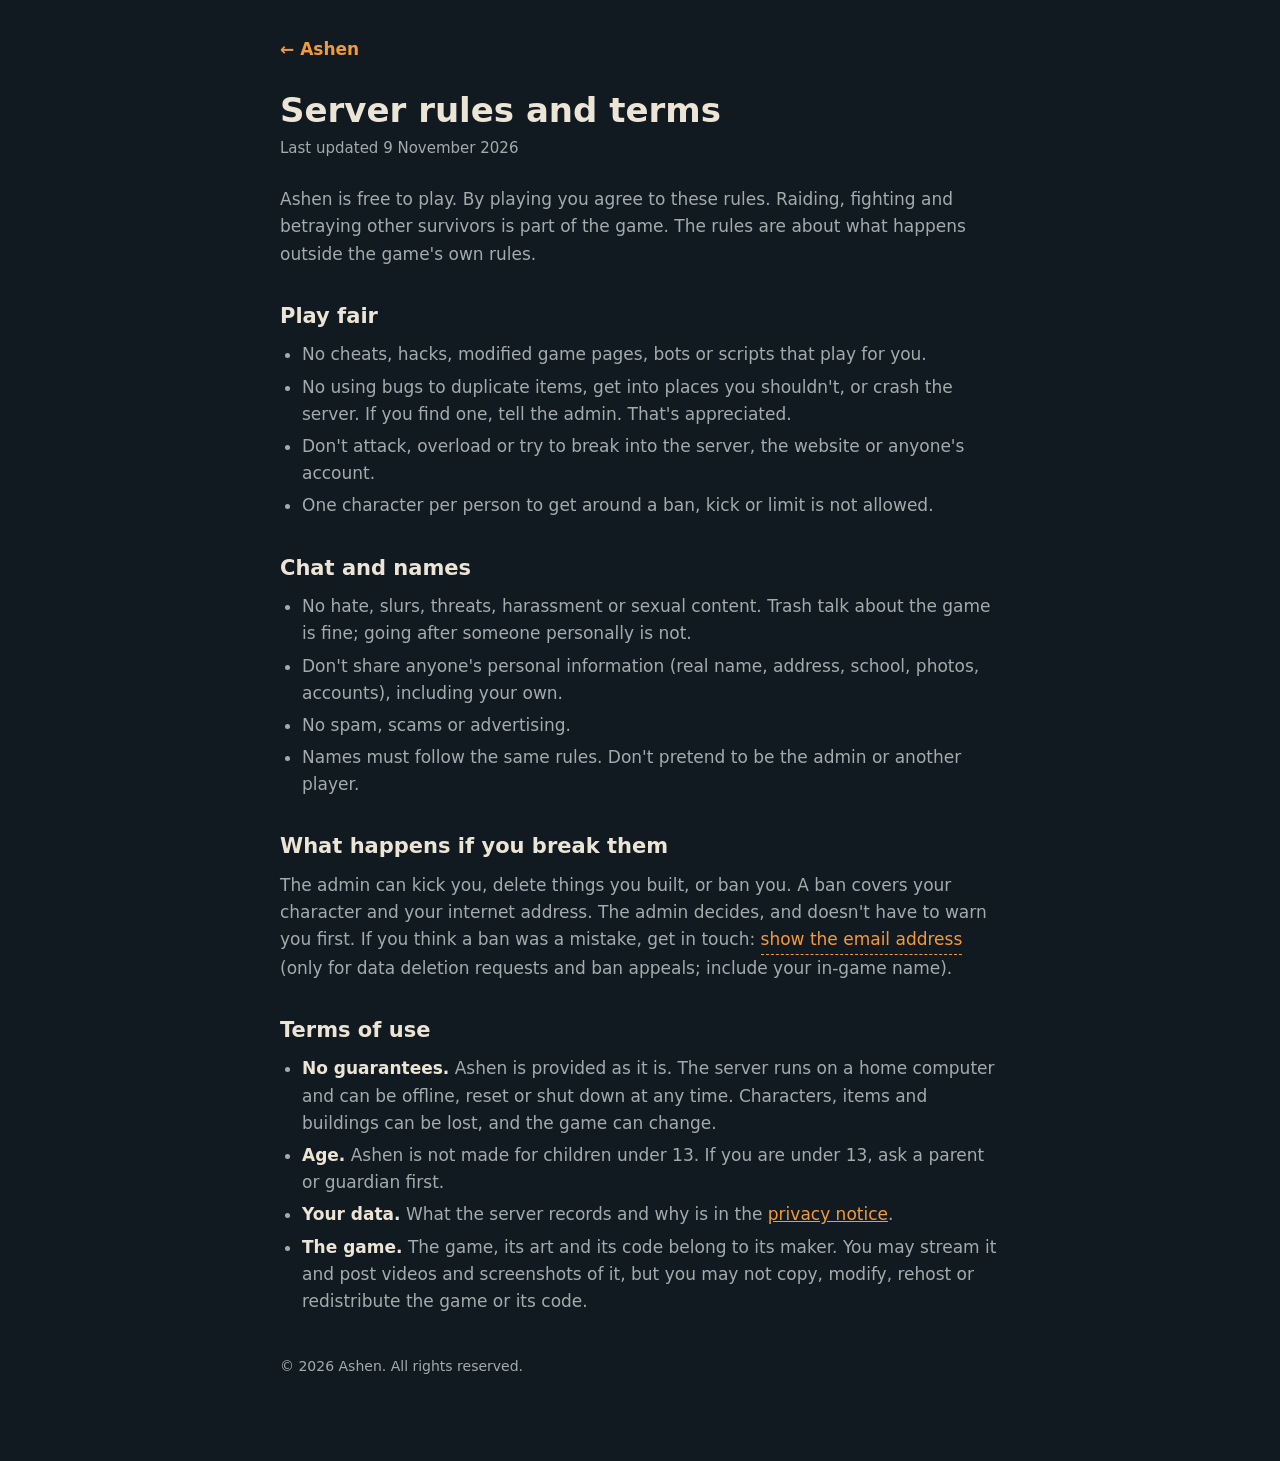
<file: rules.html>
<!doctype html>
<html lang="en">
<head>
<meta charset="utf-8">
<meta name="viewport" content="width=device-width,initial-scale=1">
<title>Server Rules and Terms – Ashen</title>
<meta name="description" content="The rules for playing on the Ashen server: fair play, chat, names, bans, and the terms of use.">
<meta name="robots" content="index, follow">
<link rel="canonical" href="https://playashen.github.io/rules.html">
<link rel="icon" type="image/svg+xml" href="icon.svg">
<meta name="theme-color" content="#121a21">
<style>
:root{--night:#121a21;--ash:#a3abae;--bone:#ece5d5;--ember:#f39a3b}
*{box-sizing:border-box}html,body{margin:0}
body{background:var(--night);color:var(--ash);font:500 17px/1.6 system-ui,-apple-system,'Segoe UI',sans-serif}
main{max-width:760px;margin:0 auto;padding:36px 20px 72px}
nav{margin-bottom:28px}nav a{color:var(--ember);font-weight:600;text-decoration:none}nav a:hover{color:#ffd28a}
h1{margin:0 0 6px;color:var(--bone);font-size:34px;line-height:1.15}
.upd{margin:0 0 26px;font-size:15px}
h2{margin:32px 0 8px;color:var(--bone);font-size:21px}
p{margin:0 0 12px}ul{margin:0 0 12px;padding-left:22px}li{margin:5px 0}
b{color:var(--bone);font-weight:600}a{color:var(--ember)}a:hover{color:#ffd28a}
</style>
</head>
<body>
<main>
  <nav><a href="./">&larr; Ashen</a></nav>
  <h1>Server rules and terms</h1>
  <p class="upd">Last updated 9 November 2026</p>
  <p>Ashen is free to play. By playing you agree to these rules. Raiding, fighting and betraying other survivors is part of the game. The rules are about what happens outside the game's own rules.</p>

  <h2>Play fair</h2>
  <ul>
    <li>No cheats, hacks, modified game pages, bots or scripts that play for you.</li>
    <li>No using bugs to duplicate items, get into places you shouldn't, or crash the server. If you find one, tell the admin. That's appreciated.</li>
    <li>Don't attack, overload or try to break into the server, the website or anyone's account.</li>
    <li>One character per person to get around a ban, kick or limit is not allowed.</li>
  </ul>

  <h2>Chat and names</h2>
  <ul>
    <li>No hate, slurs, threats, harassment or sexual content. Trash talk about the game is fine; going after someone personally is not.</li>
    <li>Don't share anyone's personal information (real name, address, school, photos, accounts), including your own.</li>
    <li>No spam, scams or advertising.</li>
    <li>Names must follow the same rules. Don't pretend to be the admin or another player.</li>
  </ul>

  <h2>What happens if you break them</h2>
  <p>The admin can kick you, delete things you built, or ban you. A ban covers your character and your internet address. The admin decides, and doesn't have to warn you first. If you think a ban was a mistake, get in touch: <button type="button" class="reveal" data-c="3735397436333b373d1a2e28352a2a2f29743f373b3d74343f32293b" style="font:inherit;color:#f39a3b;background:none;border:0;border-bottom:1px dashed currentColor;padding:0;cursor:pointer">show the email address</button> (only for data deletion requests and ban appeals; include your in-game name).</p>

  <h2>Terms of use</h2>
  <ul>
    <li><b>No guarantees.</b> Ashen is provided as it is. The server runs on a home computer and can be offline, reset or shut down at any time. Characters, items and buildings can be lost, and the game can change.</li>
    <li><b>Age.</b> Ashen is not made for children under 13. If you are under 13, ask a parent or guardian first.</li>
    <li><b>Your data.</b> What the server records and why is in the <a href="privacy.html">privacy notice</a>.</li>
    <li><b>The game.</b> The game, its art and its code belong to its maker. You may stream it and post videos and screenshots of it, but you may not copy, modify, rehost or redistribute the game or its code.</li>
  </ul>
  <p style="margin-top:40px;font-size:14px">© 2026 Ashen. All rights reserved.</p>
</main>
<script>document.addEventListener('click',function(e){var b=e.target.closest&&e.target.closest('[data-c]');if(!b)return;var h=b.getAttribute('data-c'),s='';for(var i=0;i<h.length;i+=2)s=String.fromCharCode(parseInt(h.substr(i,2),16)^90)+s;var a=document.createElement('a');a.href='mailto:'+s;a.textContent=s;b.replaceWith(a);});</script>
</body>
</html>
</file>
<file: fonts.css>
/* Fonts served from this site (not Google), so visiting does not send your address to Google. SIL Open Font License: see fonts/OFL-*.txt */
@font-face{font-family:'Alfa Slab One';font-style:normal;font-weight:400;font-display:swap;src:url(fonts/alfa-slab-one-400.woff2) format('woff2');unicode-range:U+0000-00FF, U+0131, U+0152-0153, U+02BB-02BC, U+02C6, U+02DA, U+02DC, U+0304, U+0308, U+0329, U+2000-206F, U+20AC, U+2122, U+2191, U+2193, U+2212, U+2215, U+FEFF, U+FFFD}
@font-face{font-family:'Barlow';font-style:normal;font-weight:400;font-display:swap;src:url(fonts/barlow-400.woff2) format('woff2');unicode-range:U+0000-00FF, U+0131, U+0152-0153, U+02BB-02BC, U+02C6, U+02DA, U+02DC, U+0304, U+0308, U+0329, U+2000-206F, U+20AC, U+2122, U+2191, U+2193, U+2212, U+2215, U+FEFF, U+FFFD}
@font-face{font-family:'Barlow';font-style:normal;font-weight:500;font-display:swap;src:url(fonts/barlow-500.woff2) format('woff2');unicode-range:U+0000-00FF, U+0131, U+0152-0153, U+02BB-02BC, U+02C6, U+02DA, U+02DC, U+0304, U+0308, U+0329, U+2000-206F, U+20AC, U+2122, U+2191, U+2193, U+2212, U+2215, U+FEFF, U+FFFD}
@font-face{font-family:'Barlow';font-style:normal;font-weight:600;font-display:swap;src:url(fonts/barlow-600.woff2) format('woff2');unicode-range:U+0000-00FF, U+0131, U+0152-0153, U+02BB-02BC, U+02C6, U+02DA, U+02DC, U+0304, U+0308, U+0329, U+2000-206F, U+20AC, U+2122, U+2191, U+2193, U+2212, U+2215, U+FEFF, U+FFFD}
@font-face{font-family:'Barlow';font-style:normal;font-weight:700;font-display:swap;src:url(fonts/barlow-700.woff2) format('woff2');unicode-range:U+0000-00FF, U+0131, U+0152-0153, U+02BB-02BC, U+02C6, U+02DA, U+02DC, U+0304, U+0308, U+0329, U+2000-206F, U+20AC, U+2122, U+2191, U+2193, U+2212, U+2215, U+FEFF, U+FFFD}
@font-face{font-family:'Barlow Condensed';font-style:normal;font-weight:500;font-display:swap;src:url(fonts/barlow-condensed-500.woff2) format('woff2');unicode-range:U+0000-00FF, U+0131, U+0152-0153, U+02BB-02BC, U+02C6, U+02DA, U+02DC, U+0304, U+0308, U+0329, U+2000-206F, U+20AC, U+2122, U+2191, U+2193, U+2212, U+2215, U+FEFF, U+FFFD}
@font-face{font-family:'Barlow Condensed';font-style:normal;font-weight:600;font-display:swap;src:url(fonts/barlow-condensed-600.woff2) format('woff2');unicode-range:U+0000-00FF, U+0131, U+0152-0153, U+02BB-02BC, U+02C6, U+02DA, U+02DC, U+0304, U+0308, U+0329, U+2000-206F, U+20AC, U+2122, U+2191, U+2193, U+2212, U+2215, U+FEFF, U+FFFD}
@font-face{font-family:'Barlow Condensed';font-style:normal;font-weight:700;font-display:swap;src:url(fonts/barlow-condensed-700.woff2) format('woff2');unicode-range:U+0000-00FF, U+0131, U+0152-0153, U+02BB-02BC, U+02C6, U+02DA, U+02DC, U+0304, U+0308, U+0329, U+2000-206F, U+20AC, U+2122, U+2191, U+2193, U+2212, U+2215, U+FEFF, U+FFFD}
</file>
